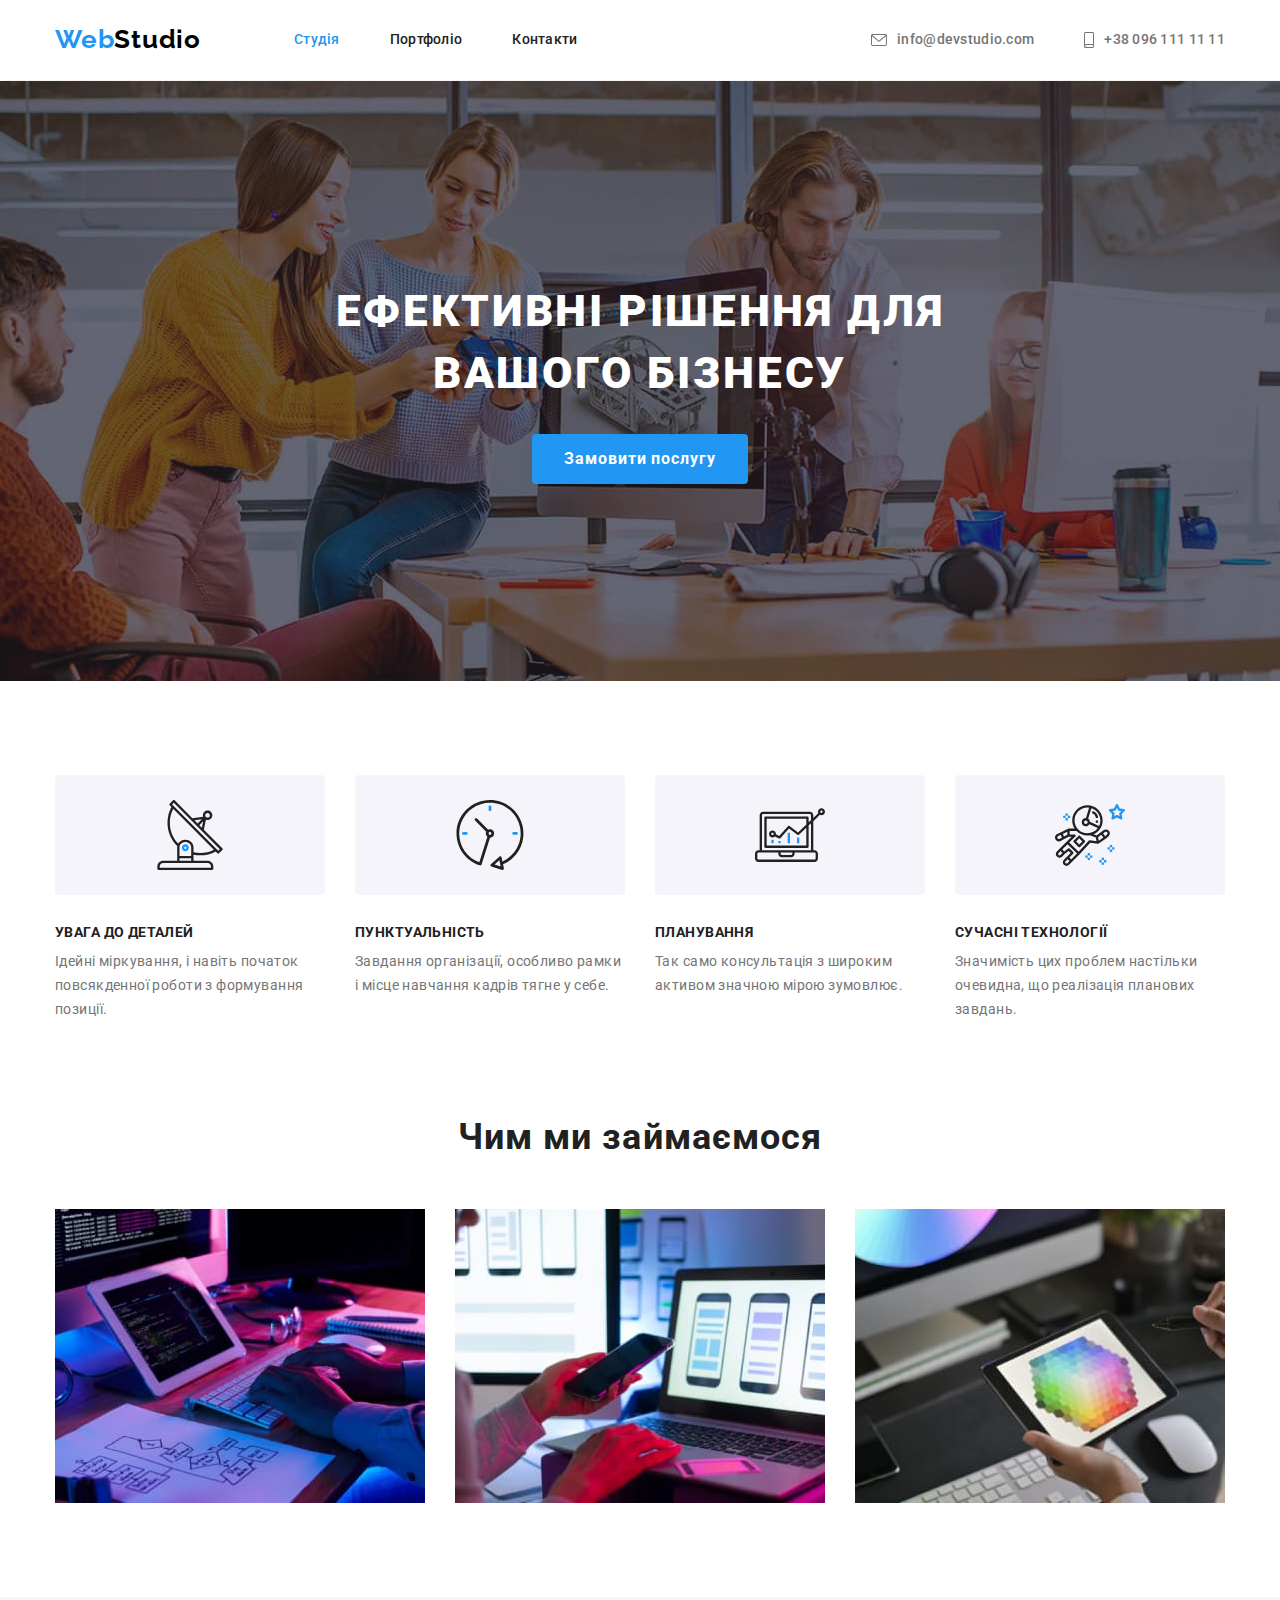
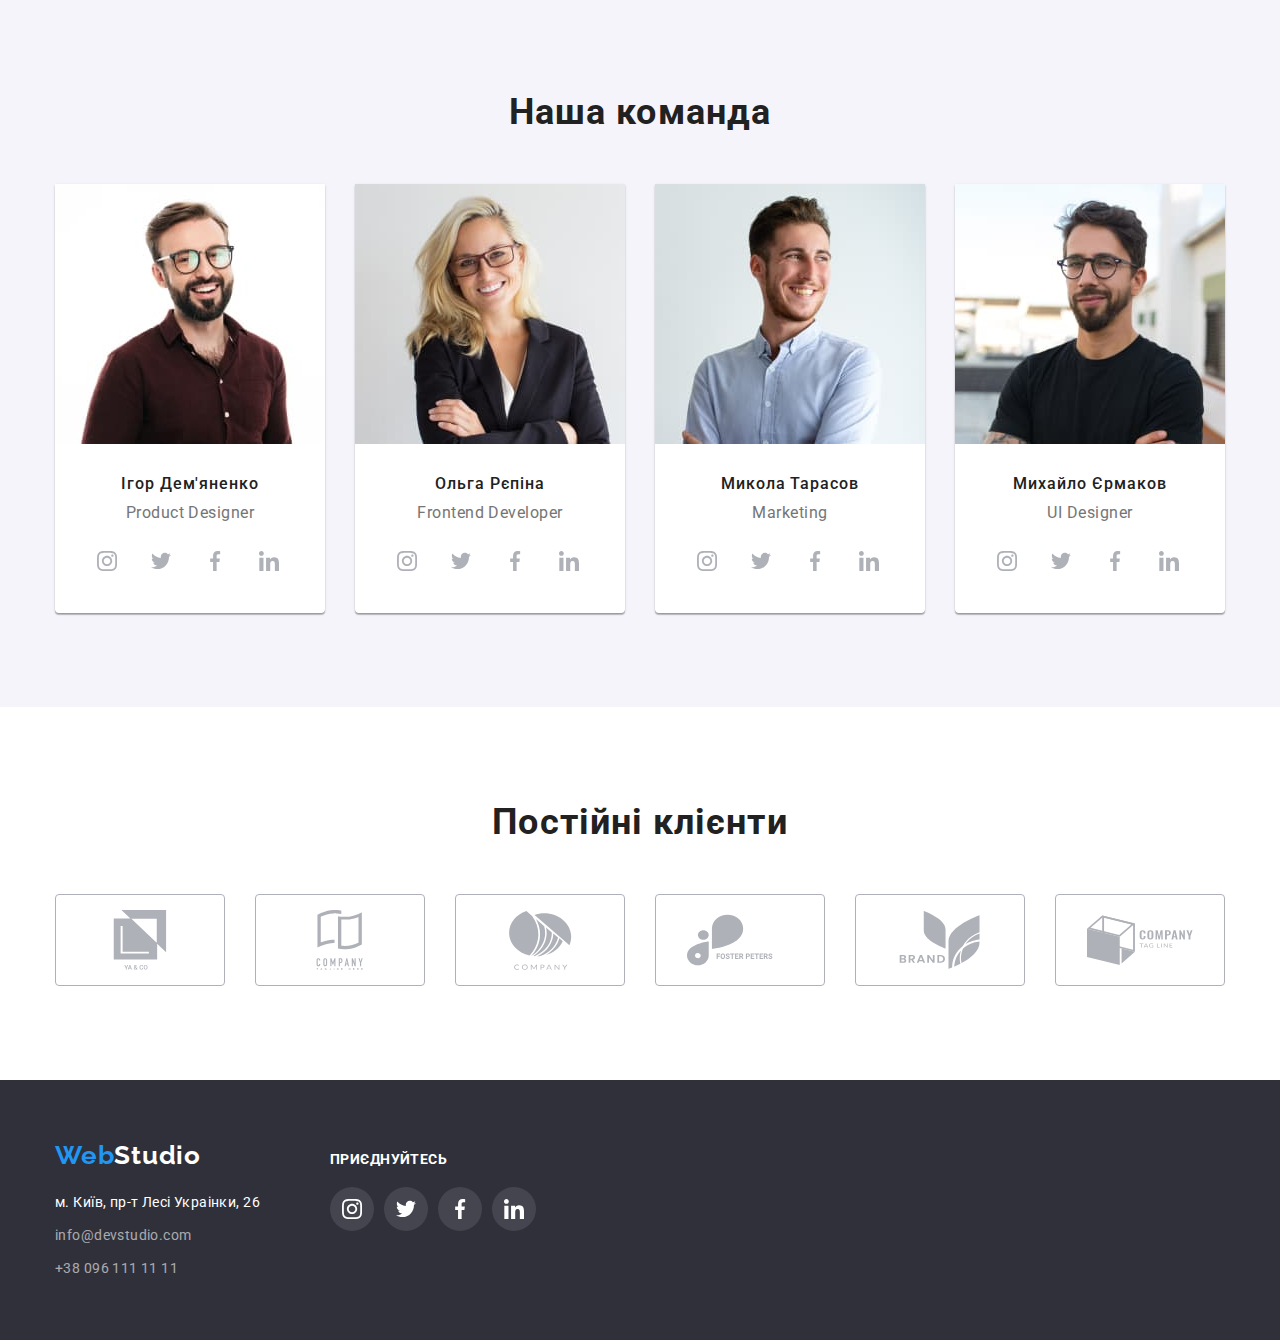
<file: index.html>
<!DOCTYPE html>
<html lang="uk">

<head>
    <meta charset="UTF-8">
    <meta http-equiv="X-UA-Compatible" content="IE=edge">
    <meta name="viewport" content="width=device-width, initial-scale=1.0">
    <title>Студія</title>
    <link
        href="https://fonts.googleapis.com/css2?family=Raleway:wght@700&family=Roboto:wght@400;500;700;900&display=swap"
        rel="stylesheet">
    <link rel="stylesheet"
        href="https://cdnjs.cloudflare.com/ajax/libs/modern-normalize/1.1.0/modern-normalize.min.css">
    <link rel="stylesheet" href="./css/styles.css">
</head>

<body>

    <header>
        <div class="container main-nav">
            <nav>
                <a lang="en" class="logo header" href="./index.html"><span class="logo-accent">Web</span><span
                        class="logo-accent-second">Studio</span></a>
                <ul class="site-nav">
                    <li class="item"><a class="link current" href="./index.html">Студія</a></li>
                    <li class="item"><a class="link" href="./portfolio.html">Портфоліо</a></li>
                    <li class="item"><a class="link" href="">Контакти</a></li>
                </ul>
            </nav>
            <ul class="site-contacts">
                <li class="item"><a class="link" href="mailto:info@devstudio.com"><svg width="16" height="12"
                            class="nav-icon">
                            <use href="./images/symbol-defs.svg#icon-envelope"></use>
                        </svg> info@devstudio.com</a></li>
                <li class="item"><a class="link" href="tel:+380961111111"><svg width="10" height="16" class="nav-icon">
                            <use href="./images/symbol-defs.svg#icon-smartphone"></use>
                        </svg> +38 096 111 11 11</a></li>
            </ul>
        </div>
    </header>
    <main>
        <section class="hero">
            <div class="container">
                <h1 class="hero-title">Ефективні рішення для вашого бізнесу</h1>
                <button class="button primary" type="button">Замовити послугу</button>
            </div>
        </section>
        <section class="section">
            <div class="container">
                <h2 class="section-title visually-hidden">Наші особливості</h2>
                <ul class="features">
                    <li class="item">
                        <div class="features-icon-block">
                            <svg width="70" height="70" class="features-icon">
                                <use href="./images/symbol-defs.svg#icon-antenna"></use>
                            </svg>
                        </div>
                        <h3 class="features-title">Увага до деталей</h3>
                        <p class="paragraph">Ідейні міркування, і навіть початок повсякденної роботи з
                            формування
                            позиції.
                        </p>
                    </li>
                    <li class="item">
                        <div class="features-icon-block">
                            <svg width="70" height="70" class="features-icon">
                                <use href="./images/symbol-defs.svg#icon-clock"></use>
                            </svg>
                        </div>
                        <h3 class="features-title">Пунктуальність</h3>
                        <p class="paragraph">Завдання організації, особливо рамки і місце навчання кадрів тягне у
                            себе.
                        </p>
                    </li>
                    <li class="item">
                        <div class="features-icon-block">
                            <svg width="70" height="70" class="features-icon">
                                <use href="./images/symbol-defs.svg#icon-diagram"></use>
                            </svg>
                        </div>
                        <h3 class="features-title">Планування</h3>
                        <p class="paragraph">Так само консультація з широким активом значною мірою зумовлює.</p>
                    </li>
                    <li class="item">
                        <div class="features-icon-block">
                            <svg width="70" height="70" class="features-icon">
                                <use href="./images/symbol-defs.svg#icon-astronaut"></use>
                            </svg>
                        </div>
                        <h3 class="features-title">Сучасні технології</h3>
                        <p class="paragraph">Значимість цих проблем настільки очевидна, що реалізація планових
                            завдань.
                        </p>
                    </li>
                </ul>
            </div>
        </section>
        <section class="section notop">
            <div class="container">
                <h2 class="section-title whitouttop">Чим ми займаємося</h2>
                <ul class="container-flex">
                    <li class="item"><img src="./images/img.jpg" alt="десктопні додатки" width="370"></li>
                    <li class="item"><img src="./images/img1.jpg" alt="мобільні додатки" width="370"></li>
                    <li class="item"><img src="./images/img2.jpg" alt="дизайнерські рішення" width="370"></li>
                </ul>
            </div>
        </section>
        <section class="section new-back">
            <div class="container">
                <h2 class="section-title">Наша команда</h2>
                <div class="team-bcg">
                    <ul class="team">
                        <li class="item"><img src="./images/img3.jpg" alt="чоловік" width="270">
                            <div class="team-description">
                                <h3 class="team-title">Ігор Дем'яненко</h3>
                                <p class="paragraph" lang="en">Product Designer</p>
                                <ul class="social-list">
                                    <li><a href="https://www.instagram.com/" target="_blank"
                                            rel="noopener noreferrer nofollow" class="social-link"><svg width="20"
                                                height="20" class="icon">
                                                <use href="./images/symbol-defs.svg#icon-instagram">
                                                </use>
                                            </svg></a></li>
                                    <li><a href="https://twitter.com/" target="_blank"
                                            rel="noopener noreferrer nofollow" class="social-link"><svg width="20"
                                                height="20" class="icon">
                                                <use href="./images/symbol-defs.svg#icon-twitter">
                                                </use>
                                            </svg></a></li>
                                    <li><a href="https://www.facebook.com/" target="_blank"
                                            rel="noopener noreferrer nofollow" class="social-link"><svg width="20"
                                                height="20" class="icon">
                                                <use href="./images/symbol-defs.svg#icon-facebook">
                                                </use>
                                            </svg></a></li>
                                    <li><a href="https://www.linkedin.com/" target="_blank"
                                            rel="noopener noreferrer nofollow" class="social-link"><svg width="20"
                                                height="20" class="icon">
                                                <use href="./images/symbol-defs.svg#icon-linkedin">
                                                </use>
                                            </svg></a></li>
                                </ul>
                            </div>
                        </li>
                        <li class="item"><img src="./images/img4.jpg" alt="жінка" width="270">
                            <div class="team-description">
                                <h3 class="team-title">Ольга Рєпіна</h3>
                                <p class="paragraph" lang="en">Frontend Developer</p>
                                <ul class="social-list">
                                    <li><a href="https://www.instagram.com/" target="_blank"
                                            rel="noopener noreferrer nofollow" class="social-link"><svg width="20"
                                                height="20" class="icon">
                                                <use href="./images/symbol-defs.svg#icon-instagram">
                                                </use>
                                            </svg></a></li>
                                    <li><a href="https://twitter.com/" target="_blank"
                                            rel="noopener noreferrer nofollow" class="social-link"><svg width="20"
                                                height="20" class="icon">
                                                <use href="./images/symbol-defs.svg#icon-twitter">
                                                </use>
                                            </svg></a></li>
                                    <li><a href="https://www.facebook.com/" target="_blank"
                                            rel="noopener noreferrer nofollow" class="social-link"><svg width="20"
                                                height="20" class="icon">
                                                <use href="./images/symbol-defs.svg#icon-facebook">
                                                </use>
                                            </svg></a></li>
                                    <li><a href="https://www.linkedin.com/" target="_blank"
                                            rel="noopener noreferrer nofollow" class="social-link"><svg width="20"
                                                height="20" class="icon">
                                                <use href="./images/symbol-defs.svg#icon-linkedin">
                                                </use>
                                            </svg></a></li>
                                </ul>
                            </div>
                        </li>
                        <li class="item"><img src="./images/img5.jpg" alt="чоловік" width="270">
                            <div class="team-description">
                                <h3 class="team-title">Микола Тарасов</h3>
                                <p class="paragraph" lang="en">Marketing</p>
                                <ul class="social-list">
                                    <li><a href="https://www.instagram.com/" target="_blank"
                                            rel="noopener noreferrer nofollow" class="social-link"><svg width="20"
                                                height="20" class="icon">
                                                <use href="./images/symbol-defs.svg#icon-instagram">
                                                </use>
                                            </svg></a></li>
                                    <li><a href="https://twitter.com/" target="_blank"
                                            rel="noopener noreferrer nofollow" class="social-link"><svg width="20"
                                                height="20" class="icon">
                                                <use href="./images/symbol-defs.svg#icon-twitter">
                                                </use>
                                            </svg></a></li>
                                    <li><a href="https://www.facebook.com/" target="_blank"
                                            rel="noopener noreferrer nofollow" class="social-link"><svg width="20"
                                                height="20" class="icon">
                                                <use href="./images/symbol-defs.svg#icon-facebook">
                                                </use>
                                            </svg></a></li>
                                    <li><a href="https://www.linkedin.com/" target="_blank"
                                            rel="noopener noreferrer nofollow" class="social-link"><svg width="20"
                                                height="20" class="icon">
                                                <use href="./images/symbol-defs.svg#icon-linkedin">
                                                </use>
                                            </svg></a></li>
                                </ul>
                            </div>
                        </li>
                        <li class="item"><img src="./images/img6.jpg" alt="чоловік" width="270">
                            <div class="team-description">
                                <h3 class="team-title">Михайло Єрмаков</h3>
                                <p class="paragraph" lang="en">UI Designer</p>
                                <ul class="social-list">
                                    <li><a href="https://www.instagram.com/" target="_blank"
                                            rel="noopener noreferrer nofollow" class="social-link"><svg width="20"
                                                height="20" class="icon">
                                                <use href="./images/symbol-defs.svg#icon-instagram">
                                                </use>
                                            </svg></a></li>
                                    <li><a href="https://twitter.com/" target="_blank"
                                            rel="noopener noreferrer nofollow" class="social-link"><svg width="20"
                                                height="20" class="icon">
                                                <use href="./images/symbol-defs.svg#icon-twitter">
                                                </use>
                                            </svg></a></li>
                                    <li><a href="https://www.facebook.com/" target="_blank"
                                            rel="noopener noreferrer nofollow" class="social-link"><svg width="20"
                                                height="20" class="icon">
                                                <use href="./images/symbol-defs.svg#icon-facebook">
                                                </use>
                                            </svg></a></li>
                                    <li><a href="https://www.linkedin.com/" target="_blank"
                                            rel="noopener noreferrer nofollow" class="social-link"><svg width="20"
                                                height="20" class="icon">
                                                <use href="./images/symbol-defs.svg#icon-linkedin">
                                                </use>
                                            </svg></a></li>
                                </ul>
                            </div>
                        </li>
                    </ul>
                </div>
            </div>
        </section>
        <section class="section">
            <div class="container">
                <h2 class="section-title">Постійні клієнти</h2>
                <ul class="clients-list">
                    <li>
                        <a href="https://goit.ua/" target="_blank" rel="noopener noreferrer nofollow"
                            class="clients-link">
                            <svg width="106" height="60">
                                <use href="./images/symbol-defs.svg#icon-company1"></use>
                            </svg>
                        </a>
                    </li>
                    <li>
                        <a href="https://goit.ua/" target="_blank" rel="noopener noreferrer nofollow"
                            class="clients-link">
                            <svg width="106" height="60">
                                <use href="./images/symbol-defs.svg#icon-company2"></use>
                            </svg>
                        </a>
                    </li>
                    <li>
                        <a href="https://goit.ua/" target="_blank" rel="noopener noreferrer nofollow"
                            class="clients-link">
                            <svg width="106" height="60">
                                <use href="./images/symbol-defs.svg#icon-company3"></use>
                            </svg>
                        </a>
                    </li>
                    <li>
                        <a href="https://goit.ua/" target="_blank" rel="noopener noreferrer nofollow"
                            class="clients-link">
                            <svg width="106" height="60">
                                <use href="./images/symbol-defs.svg#icon-company4"></use>
                            </svg>
                        </a>
                    </li>
                    <li>
                        <a href="https://goit.ua/" target="_blank" rel="noopener noreferrer nofollow"
                            class="clients-link">
                            <svg width="106" height="60">
                                <use href="./images/symbol-defs.svg#icon-company5"></use>
                            </svg>
                        </a>
                    </li>
                    <li>
                        <a href="https://goit.ua/" target="_blank" rel="noopener noreferrer nofollow"
                            class="clients-link">
                            <svg width="106" height="60">
                                <use href="./images/symbol-defs.svg#icon-company6"></use>
                            </svg>
                        </a>
                    </li>
                </ul>
            </div>
        </section>
    </main>
    <footer>
        <div class="container footer-content">
                <div>
                    <a lang="en" class="logo footer" href="./index.html"><span class="logo-accent">Web</span><span
                            class="logo-accent-third">Studio</span></a>
                    <address>
                        <ul class="site-contacts-footer">
                            <li><a class="link address" href="https://goo.gl/maps/CPtrU1FHBa2aNyZL9" target="_blank"
                                    rel="noopener noreferrer nofollow">м. Київ, пр-т Лесі
                                    Украінки, 26</a></li>
                            <li><a class="link address-second" href="mailto:info@devstudio.com">info@devstudio.com</a>
                            </li>
                            <li><a class="link address-second" href="tel:+380961111111">+38 096 111 11 11</a></li>
                        </ul>
                    </address>
                </div>
                <div>
                    <p class="features-title footer">Приєднуйтесь</p>
                    <ul class="social-list-footer">
                        <li><a href="https://www.instagram.com/" target="_blank" rel="noopener noreferrer nofollow"
                                class="social-link-footer"><svg width="20" height="20" class="icon">
                                    <use href="./images/symbol-defs.svg#icon-instagram">
                                    </use>
                                </svg></a></li>
                        <li><a href="https://twitter.com/" target="_blank" rel="noopener noreferrer nofollow"
                                class="social-link-footer"><svg width="20" height="20" class="icon">
                                    <use href="./images/symbol-defs.svg#icon-twitter">
                                    </use>
                                </svg></a></li>
                        <li><a href="https://www.facebook.com/" target="_blank" rel="noopener noreferrer nofollow"
                                class="social-link-footer"><svg width="20" height="20" class="icon">
                                    <use href="./images/symbol-defs.svg#icon-facebook">
                                    </use>
                                </svg></a></li>
                        <li><a href="https://www.linkedin.com/" target="_blank" rel="noopener noreferrer nofollow"
                                class="social-link-footer"><svg width="20" height="20" class="icon">
                                    <use href="./images/symbol-defs.svg#icon-linkedin">
                                    </use>
                                </svg></a></li>
                    </ul>
                            </div>
    </footer>
</body>

</html>
</file>
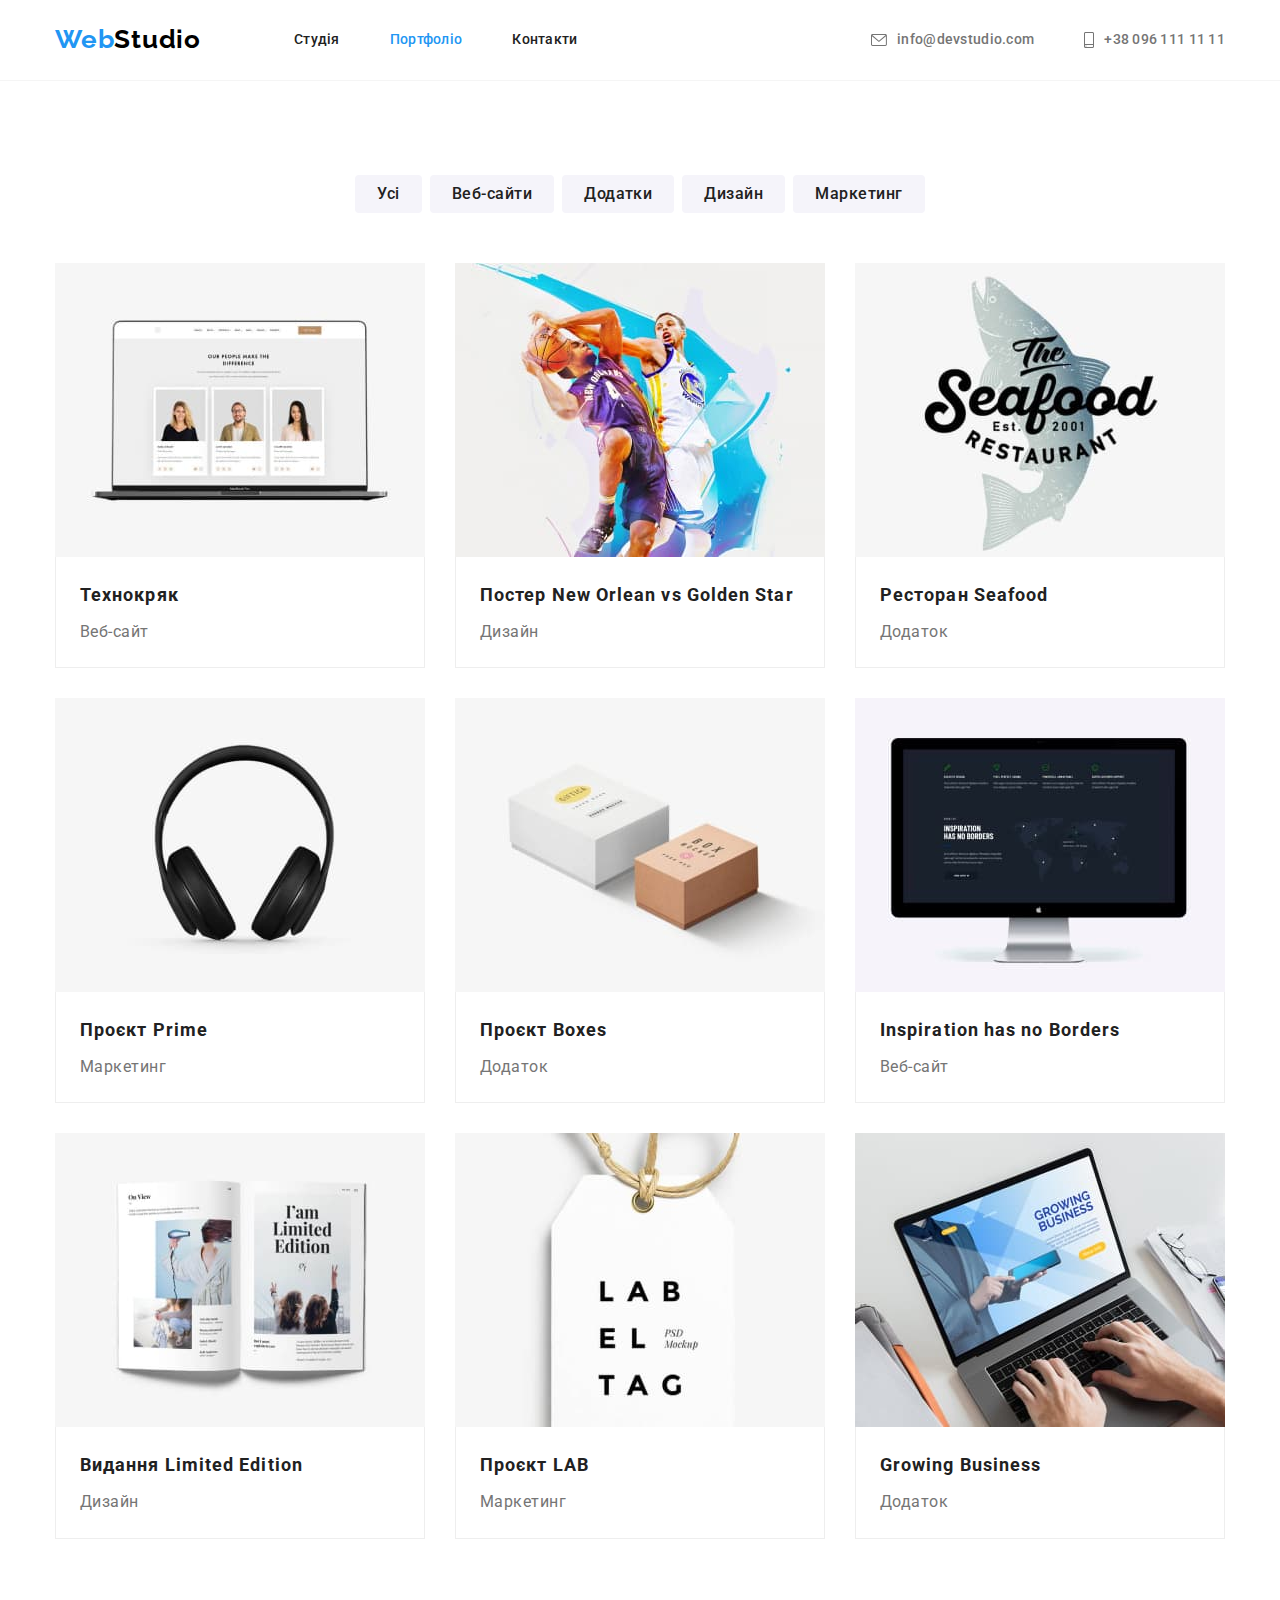
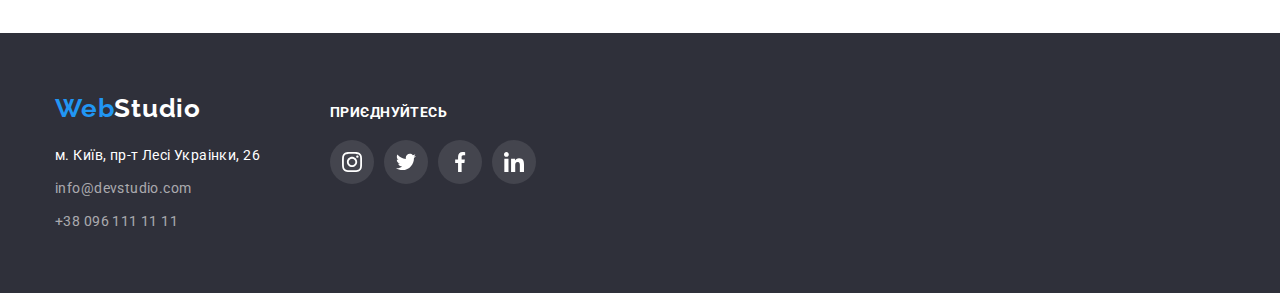
<file: portfolio.html>
<!DOCTYPE html>
<html lang="uk">

<head>
    <meta charset="UTF-8">
    <meta http-equiv="X-UA-Compatible" content="IE=edge">
    <meta name="viewport" content="width=device-width, initial-scale=1.0">
    <title>Портфоліо</title>
    <link
        href="https://fonts.googleapis.com/css2?family=Raleway:wght@700&family=Roboto:wght@400;500;700;900&display=swap"
        rel="stylesheet">
    <link rel="stylesheet"
        href="https://cdnjs.cloudflare.com/ajax/libs/modern-normalize/1.1.0/modern-normalize.min.css">
    <link rel="stylesheet" href="./css/styles.css">
</head>

<body>
    <header>
        <div class="container main-nav">
            <nav>
                <a lang="en" class="logo header" href="./index.html"><span class="logo-accent">Web</span><span
                        class="logo-accent-second">Studio</span></a>
                <ul class="site-nav">
                    <li class="item"><a class="link" href="./index.html">Студія</a></li>
                    <li class="item"><a class="link current" href="./portfolio.html">Портфоліо</a></li>
                    <li class="item"><a class="link" href="">Контакти</a></li>
                </ul>
            </nav>
            <ul class="site-contacts">
                <li class="item"><a class="link" href="mailto:info@devstudio.com"><svg width="16" height="12"
                            class="nav-icon">
                            <use href="./images/symbol-defs.svg#icon-envelope"></use>
                        </svg> info@devstudio.com</a></li>
                <li class="item"><a class="link" href="tel:+380961111111"><svg width="10" height="16" class="nav-icon">
                            <use href="./images/symbol-defs.svg#icon-smartphone"></use>
                        </svg> +38 096 111 11 11</a></li>
            </ul>
        </div>

    </header>
    <main>
        <section class="examples">
            <div class="container">
                <h1 class="visually-hidden">Наші роботи</h1>
                <ul class="examples-list">
                    <li class="item"><button type="button" class="button secondary">Усі</button></li>
                    <li class="item"><button type="button" class="button secondary">Веб-сайти</button></li>
                    <li class="item"><button type="button" class="button secondary">Додатки</button></li>
                    <li class="item"><button type="button" class="button secondary">Дизайн</button></li>
                    <li class="item"><button type="button" class="button secondary">Маркетинг</button></li>
                </ul>
                <ul class="examples-container">
                    <li class="item"><a class="link" href="http://google.com" target="_blank" rel="noopener noreferrer nofollow"><img
                                class="examples-picture" src="./images/pf1img.jpg" alt="приклад на ноутбуці"
                                width="370">
                            <div class="examples-description">
                                <h2 class="examples-title">Технокряк</h2>
                                <p class="examples-paragraph">Веб-сайт</p>
                            </div>
                        </a></li>
                    <li class="item"><a class="link" href=""><img class="examples-picture" src="./images/pf2img.jpg"
                                alt="приклад постеру баскетбол" width="370">
                            <div class="examples-description">
                                <h2 class="examples-title">Постер <span lang="en"><span class="upper">N</span>ew <span
                                            class="upper">O</span>rlean vs
                                        <span class="upper">G</span>olden <span class="upper">s</span>tar</span></h2>
                                <p class="examples-paragraph">Дизайн</p>
                            </div>
                        </a></li>
                    <li class="item"><a class="link" href=""><img class="examples-picture" src="./images/pf3img.jpg"
                                alt="логотип додаток ресторану" width="370">
                            <div class="examples-description">
                                <h2 class="examples-title">Ресторан <span lang="en"><span
                                            class="upper">S</span>eafood</span>
                                </h2>
                                <p class="examples-paragraph">Додаток</p>
                            </div>
                        </a></li>
                    <li class="item"><a class="link" href=""><img class="examples-picture" src="./images/pf4img.jpg" alt="навушники"
                                width="370">
                            <div class="examples-description">
                                <h2 class="examples-title">Проєкт <span lang="en"><span
                                            class="upper">P</span>rime</span>
                                </h2>
                                <p class="examples-paragraph">Маркетинг</p>
                            </div>
                        </a></li>
                    <li class="item"><a class="link" href=""><img class="examples-picture" src="./images/pf5img.jpg" alt="коробки"
                                width="370">
                            <div class="examples-description">
                                <h2 class="examples-title">Проєкт <span lang="en"><span
                                            class="upper">B</span>oxes</span>
                                </h2>
                                <p class="examples-paragraph">Додаток</p>
                            </div>
                        </a></li>
                    <li class="item"><a class="link" href=""><img class="examples-picture" src="./images/pf6img.jpg"
                                alt="веб-сайт приклад на моніторі" width="370">
                            <div class="examples-description">
                                <h2 class="examples-title" lang="en">Inspiration has no <span
                                        class="upper">B</span>orders
                                </h2>
                                <p class="examples-paragraph">Веб-сайт</p>
                            </div>
                        </a></li>
                    <li class="item"><a class="link" href=""><img class="examples-picture" src="./images/pf7img.jpg"
                                alt="розгорнута книжка" width="370">
                            <div class="examples-description">
                                <h2 class="examples-title" lang="en">Видання <span lang="en"><span
                                            class="upper">L</span>imited
                                        <span class="upper">E</span>dition </span></h2>
                                <p class="examples-paragraph">Дизайн</p>
                            </div>
                        </a></li>
                    <li class="item"><a class="link" href=""><img class="examples-picture" src="./images/pf8img.jpg" alt="бірка"
                                width="370">
                            <div class="examples-description">
                                <h2 class="examples-title">Проєкт <span class="upper" lang="en">lab</span></h2>
                                <p class="examples-paragraph">Маркетинг</p>
                            </div>
                        </a></li>
                    <li class="item"><a class="link" href=""><img class="examples-picture" src="./images/pf9img.jpg"
                                alt="людина працює за ноутбуком" width="370">
                            <div class="examples-description">
                                <h2 class="examples-title" lang="en">Growing <span class="upper">B</span>usiness</h2>
                                <p class="examples-paragraph">Додаток</p>
                            </div>
                        </a></li>
                </ul>
            </div>
        </section>
    </main>
    <footer>
        <div class="container footer-content">
            <div>
                <a lang="en" class="logo footer" href="./index.html"><span class="logo-accent">Web</span><span
                        class="logo-accent-third">Studio</span></a>
                <address>
                    <ul class="site-contacts-footer">
                        <li><a class="link address" href="https://goo.gl/maps/CPtrU1FHBa2aNyZL9" target="_blank"
                                rel="noopener noreferrer nofollow">м. Київ, пр-т Лесі
                                Украінки, 26</a></li>
                        <li><a class="link address-second" href="mailto:info@devstudio.com">info@devstudio.com</a>
                        </li>
                        <li><a class="link address-second" href="tel:+380961111111">+38 096 111 11 11</a></li>
                    </ul>
                </address>
            </div>
            <div>
                <p class="features-title footer">Приєднуйтесь</p>
                <ul class="social-list-footer">
                    <li><a href="https://www.instagram.com/" target="_blank" rel="noopener noreferrer nofollow"
                            class="social-link-footer"><svg width="20" height="20" class="icon">
                                <use href="./images/symbol-defs.svg#icon-instagram">
                                </use>
                            </svg></a></li>
                    <li><a href="https://twitter.com/" target="_blank" rel="noopener noreferrer nofollow"
                            class="social-link-footer"><svg width="20" height="20" class="icon">
                                <use href="./images/symbol-defs.svg#icon-twitter">
                                </use>
                            </svg></a></li>
                    <li><a href="https://www.facebook.com/" target="_blank" rel="noopener noreferrer nofollow"
                            class="social-link-footer"><svg width="20" height="20" class="icon">
                                <use href="./images/symbol-defs.svg#icon-facebook">
                                </use>
                            </svg></a></li>
                    <li><a href="https://www.linkedin.com/" target="_blank" rel="noopener noreferrer nofollow"
                            class="social-link-footer"><svg width="20" height="20" class="icon">
                                <use href="./images/symbol-defs.svg#icon-linkedin">
                                </use>
                            </svg></a></li>
                </ul>
            </div>
    </footer>
</body>

</html>
</file>
<file: css/styles.css>
:root {
    --main-color: #FFFFFF;
    --accent-color: #2196F3;
    --link-color: #212121;
    --site-contacts-color: #757575;
    --footer-link-color: rgba(255, 255, 255, 0.6);
    --back-color-first: #2F303A;
    --back-color-second: #F5F4FA;
    --bcg-body: #FFFFFF;
    --accent-second: #000000;
    --back-main-button: #188CE8;
    --icon-color: #AFB1B8;
    --icon-bcg-footer: rgba(255, 255, 255, 0.1);
}

body {
   background-color: var(--bcg-body); 
   color: var(--link-color);
   font-family: Roboto, sans-serif;
   font-size: 14px;
}

a {
    text-decoration: none;
}

h1, h2, h3, h4, h5, h6, p, ul {
      margin-top: 0px;
      margin-bottom: 0px;  
      padding-left: 0px;
      padding-right: 0px;
}

ul {
    list-style: none;
}

address {
    font-style: normal;
    font-size: 14px;
    line-height: 1.7;
    letter-spacing: 0.03em;
}

header {
    border-bottom: 1px solid #F5F5F5;
}

a:focus, a:hover {

}

footer {
    background-color: var(--back-color-first);
    padding-top: 60px;
    padding-bottom: 60px;
}

 img {
     display: block;
     max-width: 100%;
     height: auto;
 }

 .logo.header {
    padding: 24px 0;
 }

.logo.footer {
    display: inline-block;
    margin-bottom: 20px;
}

.logo {
    display: block;
    font-family: Raleway, sans-serif;
    font-weight: 700;
        font-size: 26px;
        line-height: 1.2;
        letter-spacing: 0.03em;
}
.logo-accent {
    color: var(--accent-color);
}

.logo-accent-second {   
    color: var(--accent-second);
}
.logo-accent-third {
    color: var(--main-color);
}

.hero{
    max-width: 1600px;
    height: 600px;
    margin-right: auto;
    margin-left: auto;
    background-image:linear-gradient(to right, rgba(47, 48, 58, 0.4), rgba(47, 48, 58, 0.4)), url(../images/bcghero.jpg);
    background-size: cover;
    background-position: center;
    background-repeat: no-repeat;   
    color: var(--main-color);
    background-color: var(--back-color-first);
    text-align: center;  
    padding-top: 200px;
    padding-bottom: 200px;
}

.hero-title {
    margin-left: auto;
    margin-right: auto;
    margin-bottom: 30px;
    width: 696px;
    font-weight: 900;
    font-size: 44px;
    line-height: 1.4;
    letter-spacing: 0.06em;
    text-transform: uppercase;
}

.features {
    display: flex;
    flex-wrap: wrap;
}

.features .item {
    width: 270px;
}

.features .item:not(:last-child){
    margin-right: 30px;
}

.features-title {
    margin-bottom: 10px;
    font-weight: 700;
    font-size: 14px;
    line-height: 1.1;
    text-transform: uppercase;
    letter-spacing: 0.03em;
}
.features .paragraph {
    font-size: 14px;
    line-height: 1.7;
    letter-spacing: 0.03em;
}

.features-icon-block{
    display: flex;
    width: 270px;
    height: 120px;
    margin-bottom: 30px;
    background-color: var(--back-color-second);
    border-radius: 4px;
    justify-content: center;
        align-items: center;
}

.features-icon{
    display: flex;
}

.section {
    padding-top: 94px;
    padding-bottom: 94px;
}

.section-title {
    font-weight: 700;
        font-size: 36px;
        line-height: 1.2;
        text-align: center;
        letter-spacing: 0.03em;
        margin-bottom: 50px;
}

.section-title.whitouttop {
        padding-top: 0px;
}

.section.notop {
    padding-top: 0px;
}
.container-flex{
    display: flex;
    justify-content: space-between;
}

.section.new-back {
    background-color: var(--back-color-second);
}

.team {
    display: flex;
    justify-content: space-between;
}

.team .item {
    background-color: var(--main-color);
    box-shadow: 0px 1px 3px rgba(0, 0, 0, 0.12), 0px 1px 1px rgba(0, 0, 0, 0.14), 0px 2px 1px rgba(0, 0, 0, 0.2);
        border-radius: 0px 0px 4px 4px;
}
.team .team-title {
    font-weight: 500;
        font-size: 16px;
        line-height: 1.2;
        text-align: center;
        letter-spacing: 0.06em;
        margin-bottom: 10px;
}

.team .paragraph {
        font-size: 16px;
        line-height: 1.2;
        text-align: center;
        letter-spacing: 0.03em;
}

.team-description{
    padding: 30px;
}
.team-bcg{
    text-align: center;
}

.paragraph{
    color: var(--site-contacts-color);
}

.social-list{
    display: flex;
    gap: 10px;
    margin-top: 16px;
}


.social-link {
    display: flex;
    border-radius: 50%;
    width: 44px;
    height: 44px;
    justify-content: center;
    align-items: center;
    fill: var(--icon-color);
}
.social-link:hover, .social-link:focus{
    background-color: var(--accent-color);
    fill: var(--main-color);
}


.link {
    color: var(--link-color);
}

.site-nav{
    display: flex;
    margin-left: 93px;
    align-items: center;
}

.site-nav .item:not(:last-child) {
    margin-right: 50px;
}

.site-nav .link.current{
    color: var(--accent-color);
}

.site-nav .link {
    padding: 32px 0;
    display: block;
}

.nav-icon {
    margin-right: 10px;
    fill: currentColor;
}

.site-contacts{
    display: flex;
    align-items: center;
    margin-left: auto;
}

.site-contacts .item:not(:last-child) {
    margin-right: 50px;
}
.site-contacts .link{
color: var(--site-contacts-color);
padding: 32px 0;
display: flex;
align-items: center;
}

.site-contacts-footer li:not(:last-child){
    margin-bottom: 9px;
}
.link.address{
    color: var(--main-color);
}
.address-second{
    color: var(--footer-link-color);
}

.link:hover, .link:focus {
    color: var(--accent-color);
}

.examples {
    padding-top: 94px;
    padding-bottom: 94px;
}


.examples-list{
    display: flex;
    justify-content: center;
    margin-right: auto;
    margin-left: auto;
    margin-bottom: 50px;
}

.examples-list .item:not(:last-child){
    margin-right: 8px;
}

.examples-list .item:hover, .examples-list .item:focus{
    box-shadow: 0px 3px 1px rgba(0, 0, 0, 0.1), 0px 1px 2px rgba(0, 0, 0, 0.08), 0px 2px 2px rgba(0, 0, 0, 0.12);
}
.examples-container {
    display: flex;
    flex-wrap: wrap;
    margin: -15px;
}


.examples-container .item {
    width: 370px;
    margin: 15px;
}

.examples-container .link{
    display: block;
}

.examples-container .link:hover, .examples-container .link:focus{
    box-shadow: 0px 1px 1px rgba(0, 0, 0, 0.12), 0px 4px 4px rgba(0, 0, 0, 0.06), 1px 4px 6px rgba(0, 0, 0, 0.16);
}

.examples-description{
    padding-left: 24px;
    padding-top: 20px;
    padding-right: 24px;
    padding-bottom: 20px;
    border-right: 1px solid #EEEEEE;
    border-bottom: 1px solid #EEEEEE;
    border-left: 1px solid #EEEEEE;
}

.button {
    cursor: pointer;  
    border-radius: 4px;
    border: none;

}

.button.primary {
    color: var(--main-color);
    background-color: var(--accent-color);
    width: 216px;
    height: 50px;
    border:solid var(--accent-color);
    font-family: inherit;
    font-weight: 700;
        font-size: 16px;
        line-height: 1.9;
        align-items: center;
        letter-spacing: 0.06em;          
}

.button.primary:hover, .button.primary:focus{
    color: var(--main-color);
    background-color: var(--back-main-button);
    border-color: var(--back-main-button);
        border-radius: 4px;
}

.button.secondary {
    padding: 6px 22px;
    color: var(--link-color);
    background-color: var(--back-color-second);
    font-family: inherit;
    font-weight: 500;
        font-size: 16px;
        line-height: 1.6;
        text-align: center;
        letter-spacing: 0.03em;
}

.button.secondary:hover, .button.secondary:focus{
    color: var(--main-color);
    background-color: var(--accent-color);
    border-color: var(--accent-color);
    background-clip: padding-box;
}


.examples-title {
    color: var(--link-color);
    font-weight: 700;
    font-size: 18px;
    line-height: 2;
    letter-spacing: 0.06em;
    margin-bottom: 4px;
}

.paragraph {
    color: var(--site-contacts-color);
    font-size: 16px;
    line-height: 1.9;
    letter-spacing: 0.03em;
}

.examples-paragraph {
    color: var(--site-contacts-color);
    font-size: 16px;
    line-height: 1.9;
    letter-spacing: 0.03em;
}


.site-nav, .site-contacts {
    letter-spacing: 0.02em;
    font-weight: 500;
        font-size: 14px;
        line-height: 1.1;
}
.upper{
    text-transform: uppercase;
}

.container {
    width: 1200px;
    margin-left: auto;
    margin-right: auto;
    padding-left: 15px;
    padding-right: 15px;
}


.main-nav {
    display: flex;
    align-items: center;
}

.visually-hidden {
    position: absolute;
    white-space: nowrap;
    width: 1px;
    height: 1px;
    overflow: hidden;
    border: 0;
    padding: 0;
    clip: rect(0 0 0 0);
    clip-path: inset(50%);
    margin: -1px;
}

nav {
    display: flex;
}

.clients-list{
    display: flex;
    gap: 30px;
}

.clients-link{
    display: flex;
    justify-content: center;
    align-items: center;
    width: 170px;
    height: 92px;
    border:1px solid var(--icon-color);
    border-radius: 4px;
    fill: var(--icon-color);
}

.clients-link:hover, .clients-link:focus{
    fill: var(--accent-color);
    border-color: var(--accent-color);
}

.features-title.footer {
    margin-bottom: 20px;
    color: var(--bcg-body);
}
.footer-content{
    display: flex;
    gap: 70px;
    align-items: baseline;
}

.social-list-footer {
    display: flex;
    gap: 10px;
}

.social-link-footer{
    display: flex;
    border-radius: 50%;
    width: 44px;
    height: 44px;
    justify-content: center;
    align-items: center;
    background-color: var(--icon-bcg-footer);
    fill: var(--main-color);
}

.social-link-footer:hover, .social-link-footer:focus{
    background-color: var(--accent-color);
}
</file>
